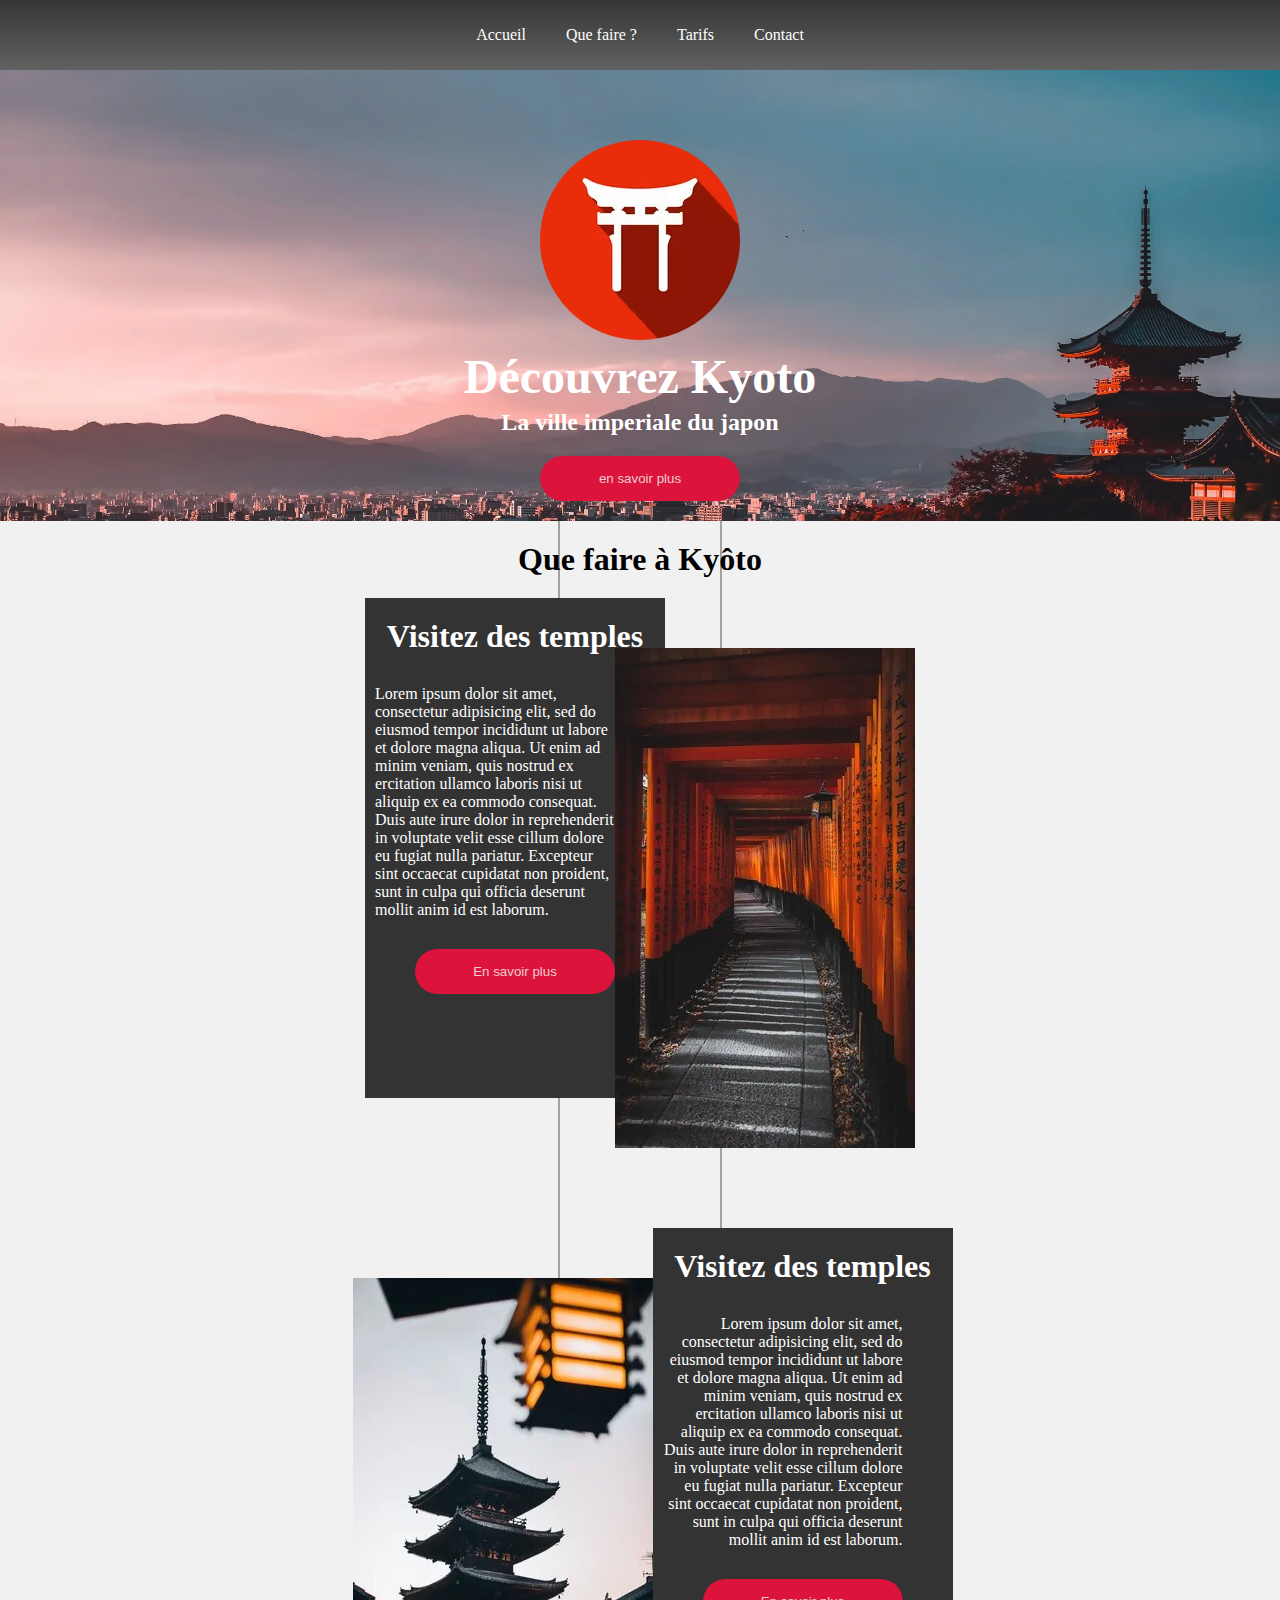
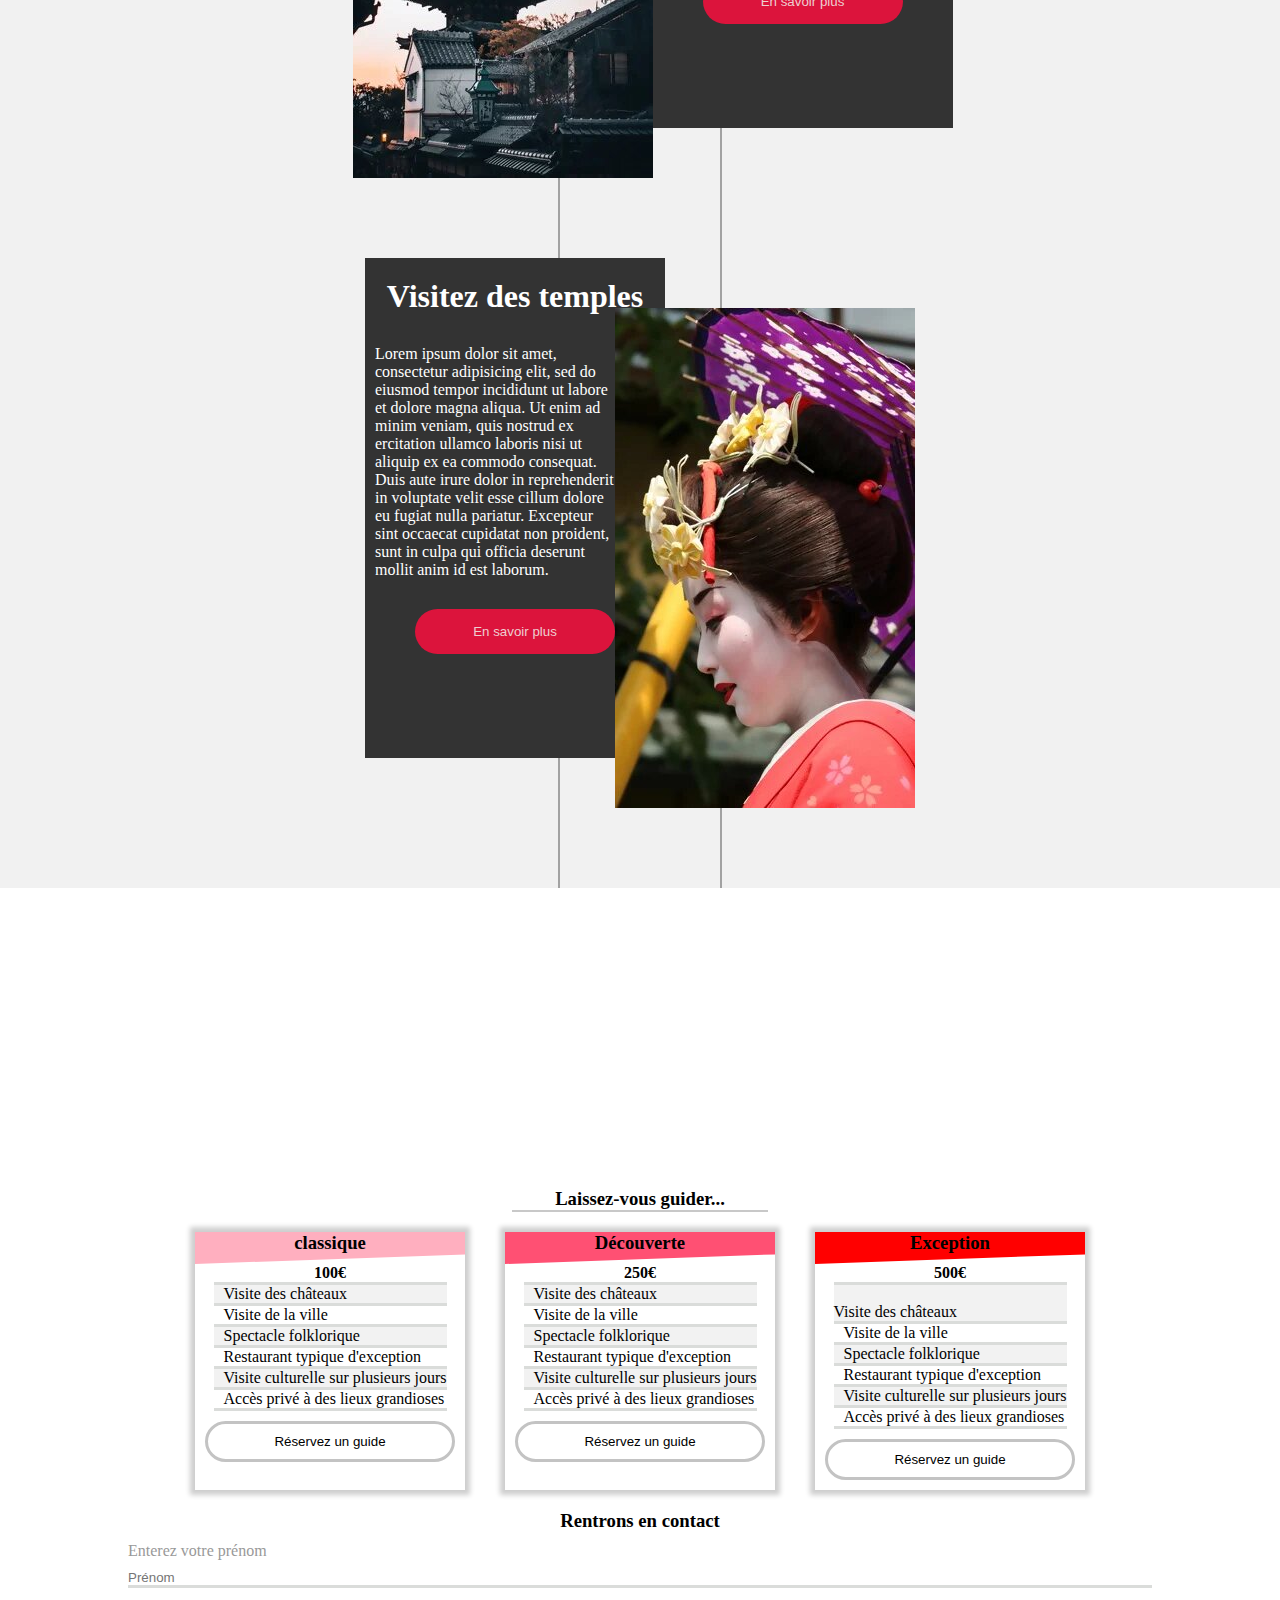
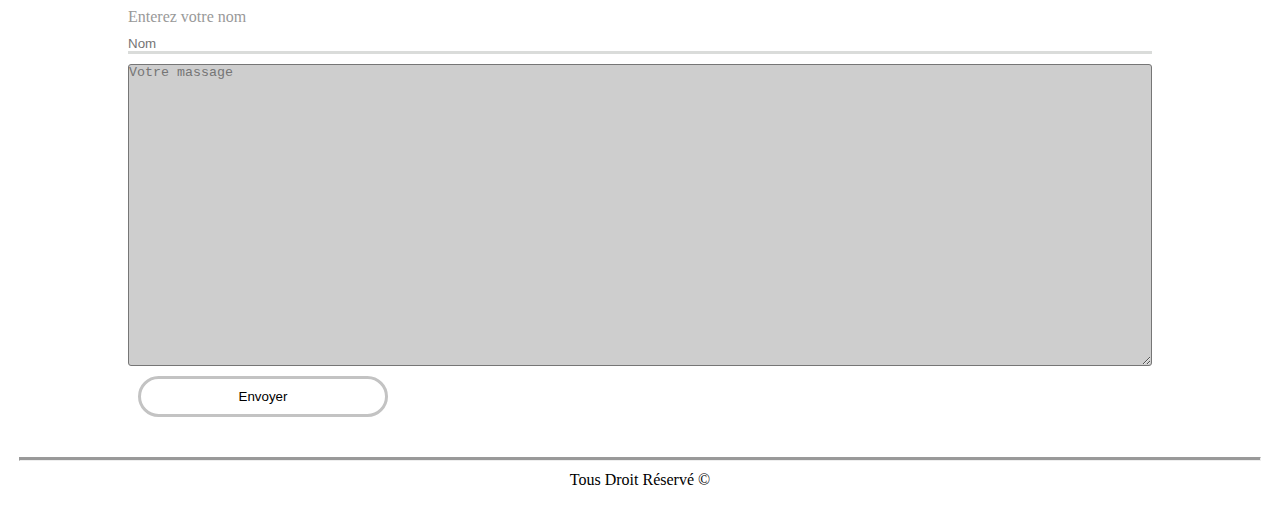
<file: projet1/index.html>
<!DOCTYPE html>
<html lang="fr">

<head>
    <meta charset="UTF-8">
    <meta http-equiv="X-UA-Compatible" content="IE=edge">
    <meta name="viewport" content="width=device-width, initial-scale=1.0">
    <title>Decouvrez Kyoto</title>
    <link rel="stylesheet" href="https://use.fontawesome.com/releases/v5.15.4/css/all.css"
        integrity="sha384-DyZ88mC6Up2uqS4h/KRgHuoeGwBcD4Ng9SiP4dIRy0EXTlnuz47vAwmeGwVChigm" crossorigin="anonymous">
    <link rel="stylesheet" href="style/index.css">
</head>

<body>
    <!-- PARTIE NAVIGATION -->
    <header>
        <div class="boutton-burger" onclick="menuberger();">
            <span>☰</span>
        </div>
        <nav id="nav" for="burger">
            <ul>
                <li><a href="#section1">Accueil</a></li>
                <li><a href="#section2">Que faire ?</a></li>
                <li><a href="#section4">Tarifs</a></li>
                <li><a href="#section5">Contact</a></li>
            </ul>
        </nav>
    </header>
    <section id="section1" class="partie1">
        <picture>
            <source type="image.avif" srcset="/ressources/avif/logo-porte-japon.avif">
            <source type="image.webp" srcset="/ressources/avif/logo-porte-japon.webp">
            <img src="ressources/jpg/logo-porte-japon.jpg" alt="logo du site">
        </picture>
        <h1>Découvrez Kyoto</h1>
        <h2>La ville imperiale du japon</h2>
        <button class="boutton-rouge">en savoir plus</button>
    </section>
    <section class="partie2" id="section2">
        <h3>Que faire à Kyôto</h3>
        <div class="contenu">
            <div class="paragraphe">
                <h4>Visitez des temples</h4>
                <p>Lorem ipsum dolor sit amet, consectetur adipisicing elit, sed do eiusmod tempor incididunt ut labore
                    et dolore magna
                    aliqua. Ut enim ad minim veniam, quis nostrud ex ercitation ullamco laboris nisi ut aliquip ex ea
                    commodo consequat.
                    Duis aute irure dolor in reprehenderit in voluptate velit esse cillum dolore eu fugiat nulla
                    pariatur. Excepteur sint
                    occaecat cupidatat non proident, sunt in culpa qui officia deserunt mollit anim id est laborum.</p>
                <button class="boutton-rouge">En savoir plus</button>
            </div>
            <picture>
                <source type="image.avif" srcset="/ressources/avif/kyoto-temple.avif">
                <source type="image.webp" srcset="/ressources/avif/kyoto-temple.webp">
                <img src="ressources/jpg/kyoto-temple.jpg" alt="temple de Kyôto">
            </picture>
        </div>
        <div class="contenu inverse">
            <div class="paragraphe">
                <h4>Visitez des temples</h4>
                <p>Lorem ipsum dolor sit amet, consectetur adipisicing elit, sed do eiusmod tempor incididunt ut labore
                    et dolore magna
                    aliqua. Ut enim ad minim veniam, quis nostrud ex ercitation ullamco laboris nisi ut aliquip ex ea
                    commodo consequat.
                    Duis aute irure dolor in reprehenderit in voluptate velit esse cillum dolore eu fugiat nulla
                    pariatur. Excepteur sint
                    occaecat cupidatat non proident, sunt in culpa qui officia deserunt mollit anim id est laborum.</p>
                <button class="boutton-rouge">En savoir plus</button>
            </div>
            <picture>
                <source type="image.avif" srcset="/ressources/avif/chateau-kyoto.avif">
                <source type="image.webp" srcset="/ressources/avif/chateau-kyoto.webp">
                <img src="ressources/jpg/chateau-kyoto.jpg" alt="temple de Kyôto">
            </picture>
        </div>
        <div class="contenu">
            <div class="paragraphe">
                <h4>Visitez des temples</h4>
                <p>Lorem ipsum dolor sit amet, consectetur adipisicing elit, sed do eiusmod tempor incididunt ut labore
                    et dolore magna
                    aliqua. Ut enim ad minim veniam, quis nostrud ex ercitation ullamco laboris nisi ut aliquip ex ea
                    commodo consequat.
                    Duis aute irure dolor in reprehenderit in voluptate velit esse cillum dolore eu fugiat nulla
                    pariatur. Excepteur sint
                    occaecat cupidatat non proident, sunt in culpa qui officia deserunt mollit anim id est laborum.</p>
                <button class="boutton-rouge">En savoir plus</button>
            </div>
            <picture>
                <source type="image.avif" srcset="/ressources/avif/geisha.avif">
                <source type="image.webp" srcset="/ressources/avif/geisha.webp">
                <img src="ressources/jpg/geisha.jpg" alt="temple de Kyôto">
            </picture>
        </div>
        <div class="decoration">
        </div>
    </section>
    <section id="section3" class="partie3">
        <h3>冒険に行く</h3>
        <h4>Partez à l'aventure</h4>
    </section>
    <section id="section4" class="partie4">
        <h3>Laissez-vous guider...
        </h3>
        <hr>
        <div class="conteneur">
            <div class="contenus">
                <h3>classique</h3>
                <h4>100€</h4>
                <ul>
                    <li class="gris"><i class="fas fa-check"></i>Visite des châteaux</li>
                    <li><i class="fas fa-check"></i>Visite de la ville</li>
                    <li class="gris"><i class="fas fa-check"></i>Spectacle folklorique</li>
                    <li><i class="fas fa-times"></i>Restaurant typique d'exception</li>
                    <li class="gris"><i class="fas fa-times"></i>Visite culturelle sur plusieurs jours</li>
                    <li><i class="fas fa-times"></i>Accès privé à des lieux grandioses</li>
                </ul>
                <button class="bouton-blanc">Réservez un guide</button>
            </div>
            <div class="contenus">
                <h3>Découverte</h3>
                <h4>250€</h4>
                <ul>
                    <li class="gris"><i class="fas fa-check"></i>Visite des châteaux</li>
                    <li><i class="fas fa-check"></i>Visite de la ville</li>
                    <li class="gris"><i class="fas fa-check"></i>Spectacle folklorique</li>
                    <li><i class="fas fa-check"></i>Restaurant typique d'exception</li>
                    <li class="gris"><i class="fas fa-times"></i>Visite culturelle sur plusieurs jours</li>
                    <li><i class="fas fa-times"></i>Accès privé à des lieux grandioses</li>
                </ul>
                <button class="bouton-blanc">Réservez un guide</button>
            </div>
            <div class="contenus">
                <h3>Exception</h3>
                <h4>500€</h4>
                <ul>
                    <li class="gris">
                        <i class="fas fa-check">
                        </i>
                        <p>Visite des châteaux</p>
                    </li>
                    <li><i class="fas fa-check"></i>Visite de la ville</li>
                    <li class="gris"><i class="fas fa-check"></i>Spectacle folklorique</li>
                    <li><i class="fas fa-check"></i>Restaurant typique d'exception</li>
                    <li class="gris"><i class="fas fa-check"></i>Visite culturelle sur plusieurs jours</li>
                    <li><i class="fas fa-check"></i>Accès privé à des lieux grandioses</li>
                </ul>
                <button class="bouton-blanc">Réservez un guide</button>
            </div>
        </div>
    </section>
    <section id="section5" class="partie5">
        <h3><strong>Rentrons</strong> en contact</h3>
        <form>
            <label for="prenom">Enterez votre prénom </label>
            <input id="prenom" type="text" placeholder="Prénom" required>
            <label for="nom">Enterez votre nom </label>
            <input id="nom" type="text" placeholder="Nom" required>
            <textarea name="pO" cols="30" rows="10" placeholder="Votre massage"></textarea>
            <input class="bouton-blanc" type="submit" value="Envoyer">
        </form>
    </section>
    <footer id="footer">
        <hr>
        <p>Tous Droit Réservé &copy;</p>
    </footer>
    <script type=" text/javascript" src="script/index.js"></script>
</body>

</html>
</file>
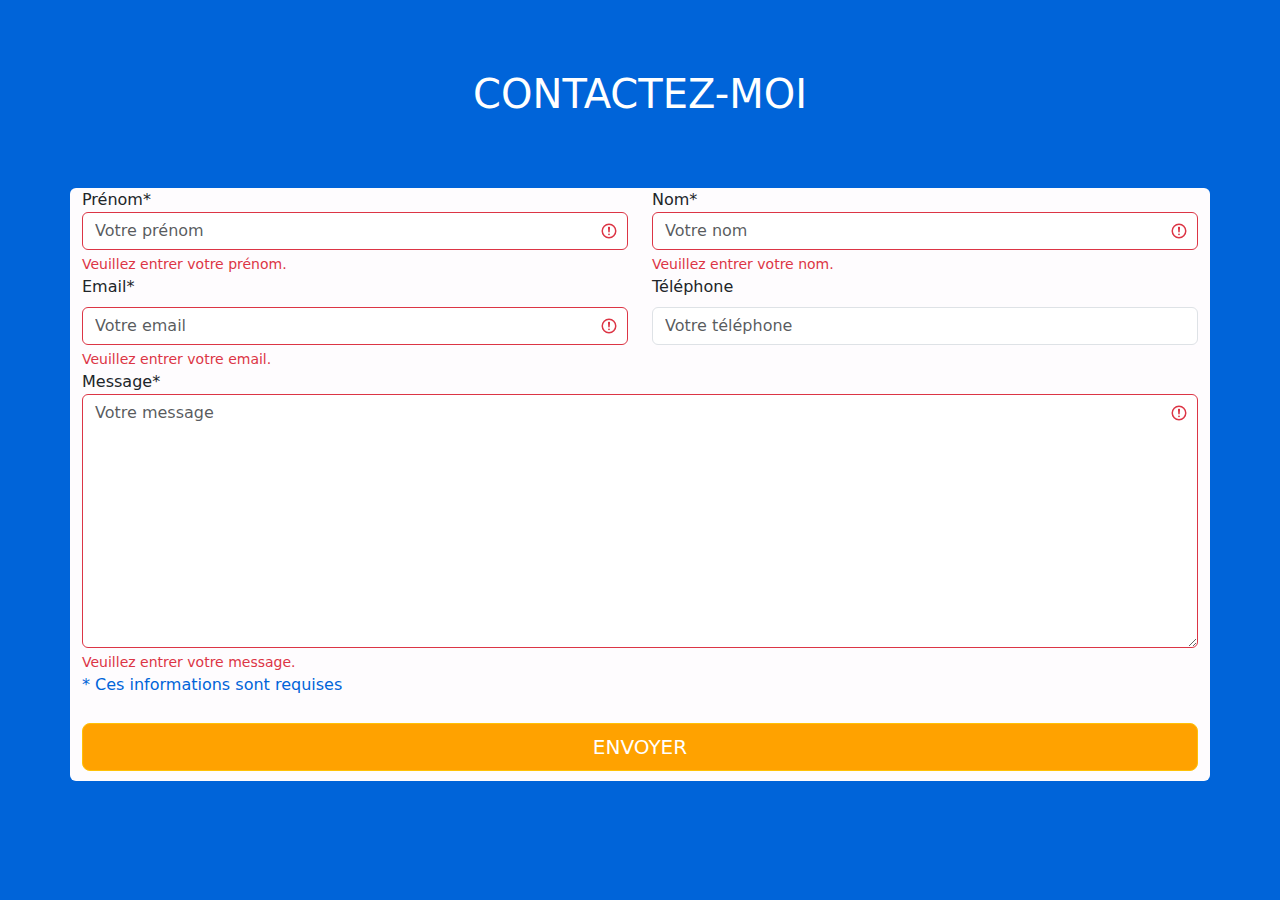
<file: projet2/index.html>
<!DOCTYPE html>
<html lang="fr">

<head>
    <meta charset="UTF-8">
    <meta http-equiv="X-UA-Compatible" content="IE=edge">
    <meta name="viewport" content="width=device-width, initial-scale=1.0">
    <link href="https://cdn.jsdelivr.net/npm/bootstrap@5.1.3/dist/css/bootstrap.min.css" rel="stylesheet">
    <link rel="stylesheet" href="style/index.css">
    <title>Bootstrap</title>
</head>

<body>
    <section class="container">
        <h1>CONTACTEZ-MOI</h1>
        <form class="row  rounded needs-validation" novalidate>
            <div class="from-group col-xs-12 col-sm-6 ">
                <label for="prenom">Prénom*</label>
                <input class="form-control input-lg is-invalid" type="text" id="prenom" placeholder="Votre prénom"
                    required>
                <div class="invalid-feedback">
                    Veuillez entrer votre prénom.
                </div>

            </div>

            <div class="from-group col-xs-12 col-sm-6 ">
                <label for="nom">Nom*</label>
                <input class="form-control input-lg is-invalid" type="text" id="nom" placeholder="Votre nom" required>
                <div class="invalid-feedback">
                    Veuillez entrer votre nom.
                </div>

            </div>
            <div class="from-group col-xs-12 col-sm-6 ">
                <label for="email" class="form-label">Email*</label>
                <input type="email" class="form-control input-lg is-invalid" id="email" placeholder="Votre email"
                    required>
                <div class="invalid-feedback">
                    Veuillez entrer votre email.
                </div>

            </div>
            <div class="from-group col-xs-12 col-sm-6 ">
                <label for="tel" class="form-label">Téléphone</label>
                <input type="tel" class="form-control input-lg " id="tel" placeholder="Votre téléphone">
            </div>


            <div class="from-group">
                <label for="message">Message*</label>
                <textarea class="form-control is-invalid" id="message" cols="30" rows="10" placeholder="Votre message"
                    required></textarea>
                <div class="invalid-feedback">
                    Veuillez entrer votre message.
                </div>


            </div>

            <div class="btn-groupe">
                <p>* Ces informations sont requises</p>
                <button type="Submit" class="btn btn-warning btn-lg btn-block envoyer">ENVOYER</button>
            </div>
        </form>

    </section>
    <script src="https://ajax.googleapis.com/ajax/libs/jquery/1.12.4/jquery.min.js"></script>
    <script src="https://cdn.jsdelivr.net/npm/jquery@3.5.1/dist/jquery.slim.min.js"
        integrity="sha384-DfXdz2htPH0lsSSs5nCTpuj/zy4C+OGpamoFVy38MVBnE+IbbVYUew+OrCXaRkfj"
        crossorigin="anonymous"></script>
    <script type=" text/javascript" src="script/index.js"></script>
    <noscript>Pour utiliser ce site, merci d'activer JavaScript.</noscript>

</body>

</html>
</file>
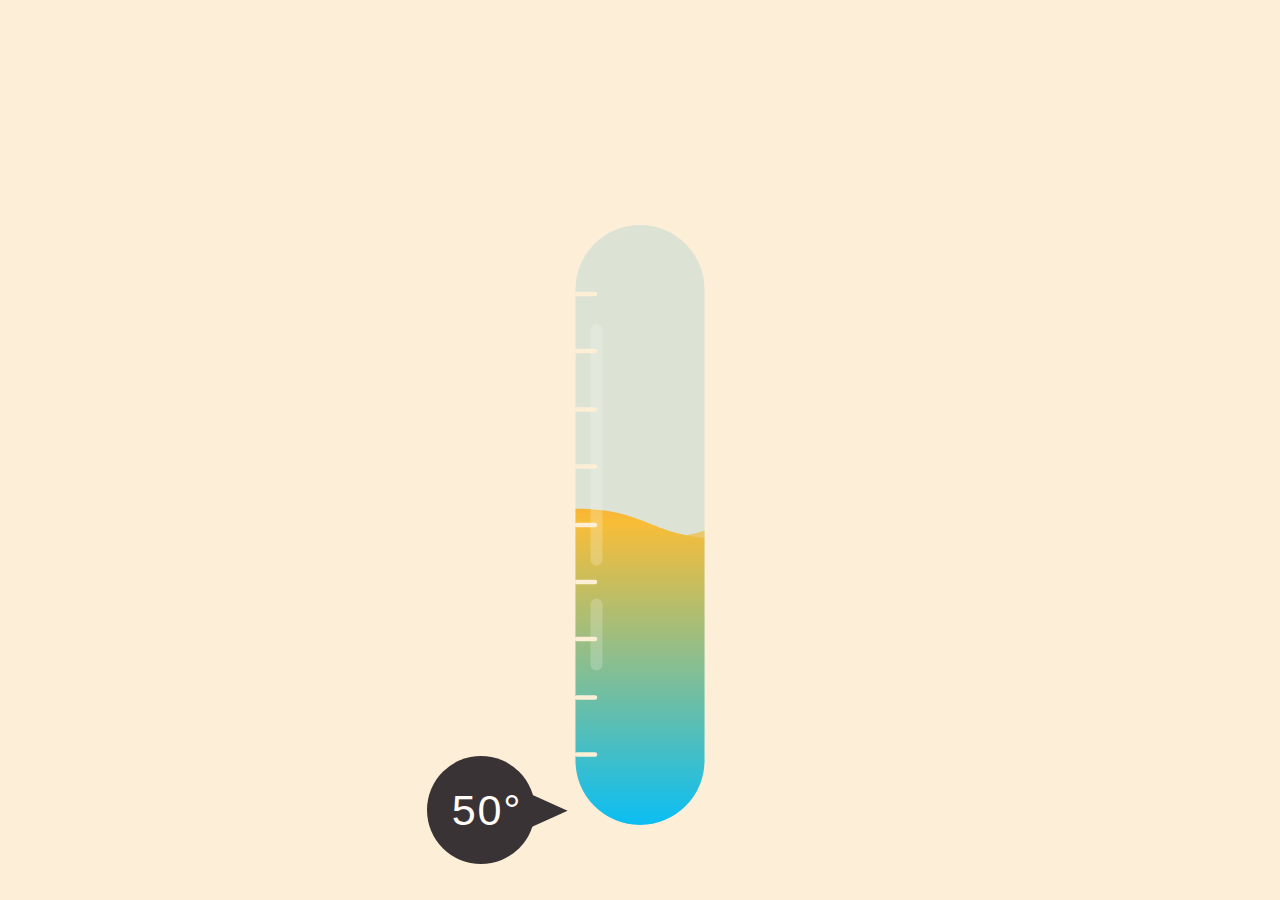
<file: thermometre/index.html>
<!DOCTYPE html>
<html lang="fr">
  <head>
    <meta charset="UTF-8" />
    <meta name="viewport" content="width=device-width, initial-scale=1.0" />
    <title>thermometre</title>
    <link rel="stylesheet" href="style/index.css" />
  </head>
  <body>
    <svg
      xmlns="http://www.w3.org/2000/svg"
      xmlns:xlink="http://www.w3.org/1999/xlink"
      viewBox="0 0 800 600"
      style="visibility: visible; touch-action: pan-x"
    >
      <defs>
        <linearGradient
          id="liquidGrad"
          x1="557"
          y1="150"
          x2="557"
          y2="546"
          gradientUnits="userSpaceOnUse"
        >
          <stop offset="0" stop-color="#FF0909"></stop>
          <stop offset="0.2" stop-color="#F3481A"></stop>
          <stop offset="0.5" stop-color="#FABA2C"></stop>
          <stop offset="1" stop-color="#00BCF2"></stop>
        </linearGradient>
        <rect
          id="tube"
          x="357"
          y="150"
          width="86"
          height="400"
          rx="43"
          ry="43"
        ></rect>
        <clipPath id="liquidMask">
          <use xlink:href="#tube" class="liquidMask"></use>
        </clipPath>
        <clipPath id="tubeMask">
          <use xlink:href="#tube" class="liquidMask"></use>
        </clipPath>
        <path
          id="liquide"
          d="M757,552v490H357V552c50,0,50,20,100,20s50-20,100-20,50,20,100,20S707,552,757,552Z"
        ></path>
        <mask id="gradMask">
          <use
            id="vague1"
            xlink:href="#liquide"
            class="liquide"
            x="0"
            fill="#FCEFD6"
            transform="matrix(1,0,0,1,-69.42857142857812,-212.8)"
          >
            <animate
              attributeName="x"
              dur="1.5s"
              repeatCount="indefinite"
              values="-240;0"
            />
          </use>
          <use
            id="vague2"
            xlink:href="#liquide"
            class="liquide"
            x="0"
            fill="#EEE"
            opacity="0.7"
            transform="matrix(1,0,0,1,-155.142857142859,-212.8)"
          >
            <animate
              attributeName="x"
              dur="1s"
              repeatCount="indefinite"
              values="40;-160"
            />
          </use>
        </mask>
      </defs>

      <g>
        <use xlink:href="#tube" id="font" fill="#C8D9D3" opacity="0.61"></use>

        <g style="cursor: move; touch-action: pan-x; user-select: none">
          <circle id="cercle" cx="294" cy="540" r="36" fill="#3A3335"></circle>
          <path
            id="pointeur"
            d="M315.5,556.76,299.24,540.5l16.26-16.26,36.26,16.26Z"
            d="M315.5,556.76,299.24,540.5l16.26-16.26,36.26,16.26Z"
            fill="#3A3335"
          ></path>
          <text id="degre" x="298" y="550">50°</text>
        </g>

        <g mask="url(#gradMask)">
          <use xlink:href="#tube" fill="url(#liquidGrad)"></use>
        </g>
        <line
          class="reflet"
          x1="371"
          y1="200"
          x2="371"
          y2="443"
          fill="none"
          stroke="#FFF"
          stroke-linecap="round"
          stroke-miterlimit="10"
          stroke-width="8"
          opacity="0.21"
          stroke-dasharray="153 30"
          stroke-dashoffset="-20"
        ></line>
        <g
          class="graduations"
          fill="none"
          stroke="#FCEFD6"
          stroke-width="3"
          stroke-linecap="round"
          opacity="1"
        >
          <line x1="358" y1="196" x2="370" y2="196"></line>
          <line x1="358" y1="234" x2="370" y2="234"></line>
          <line x1="358" y1="273" x2="370" y2="273"></line>
          <line x1="358" y1="311" x2="370" y2="311"></line>
          <line x1="358" y1="350" x2="370" y2="350"></line>
          <line x1="358" y1="388" x2="370" y2="388"></line>
          <line x1="358" y1="426" x2="370" y2="426"></line>
          <line x1="358" y1="465" x2="370" y2="465"></line>
          <line x1="358" y1="503" x2="370" y2="503"></line>
        </g>
      </g>
    </svg>

    <script type=" text/javascript" src="script/index.js"></script>
  </body>
</html>
</file>
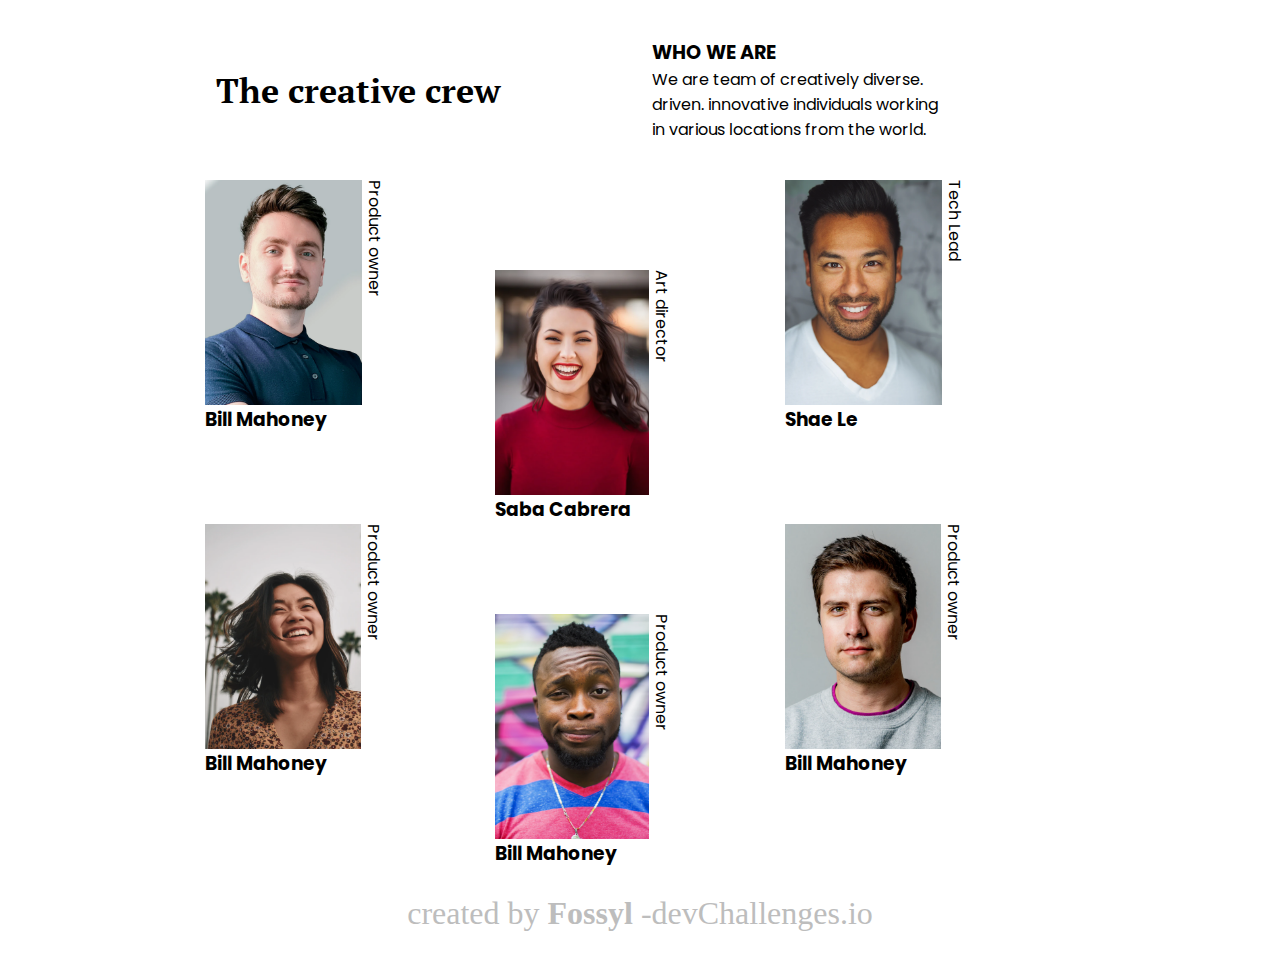
<file: challenge/My team page/index.html>
<!DOCTYPE html>
<html lang="en">

<head>
    <meta charset="UTF-8">
    <meta http-equiv="X-UA-Compatible" content="IE=edge">
    <meta name="viewport" content="width=device-width, initial-scale=1.0">
    <link rel="stylesheet" href="style/index.css">
    <link rel="shortcut icon" href="asset/devchallenges.png">
    <title>Team</title>
</head>

<body>
    <header>
        <h1>The creative crew</h1>
        <div>
            <h2>Who we are</h2>
            <p>We are team of creatively diverse. driven. innovative individuals working in various locations from the
                world.</p>
        </div>
    </header>
    <section>
        <ol>
            <li>
                <div>
                    <p>Product owner</p>
                    <img src="asset/photo1.png" alt="photo de profil de l'individu 1">
                </div>
                <h3>Bill Mahoney</h3>
            </li>
            <li>
                <div>
                    <p>Art director</p>
                    <img src="asset/photo2.png" alt="photo de profil de l'individu 2">
                </div>
                <h3>Saba Cabrera</h3>
            </li>
            <li>
                <div>
                    <p>Tech Lead</p>
                    <img src="asset/photo3.png" alt="photo de profil de l'individu 3">
                </div>
                <h3>Shae Le</h3>
            </li>
            <li>
                <div>
                    <p>Product owner</p>
                    <img src="asset/photo4.png" alt="photo de profil de l'individu 4">
                </div>
                <h3>Bill Mahoney</h3>
            </li>
            <li>
                <div>
                    <p>Product owner</p>
                    <img src="asset/photo5.png" alt="photo de profil de l'individu 5">
                </div>
                <h3>Bill Mahoney</h3>
            </li>
            <li>
                <div>
                    <p>Product owner</p>
                    <img src="asset/photo6.png" alt="photo de profil de l'individu 6">
                </div>
                <h3>Bill Mahoney</h3>
            </li>

        </ol>
    </section>
    <footer>
        <p>created by <strong>Fossyl</strong> -devChallenges.io</p>
    </footer>
</body>

</html>
</file>
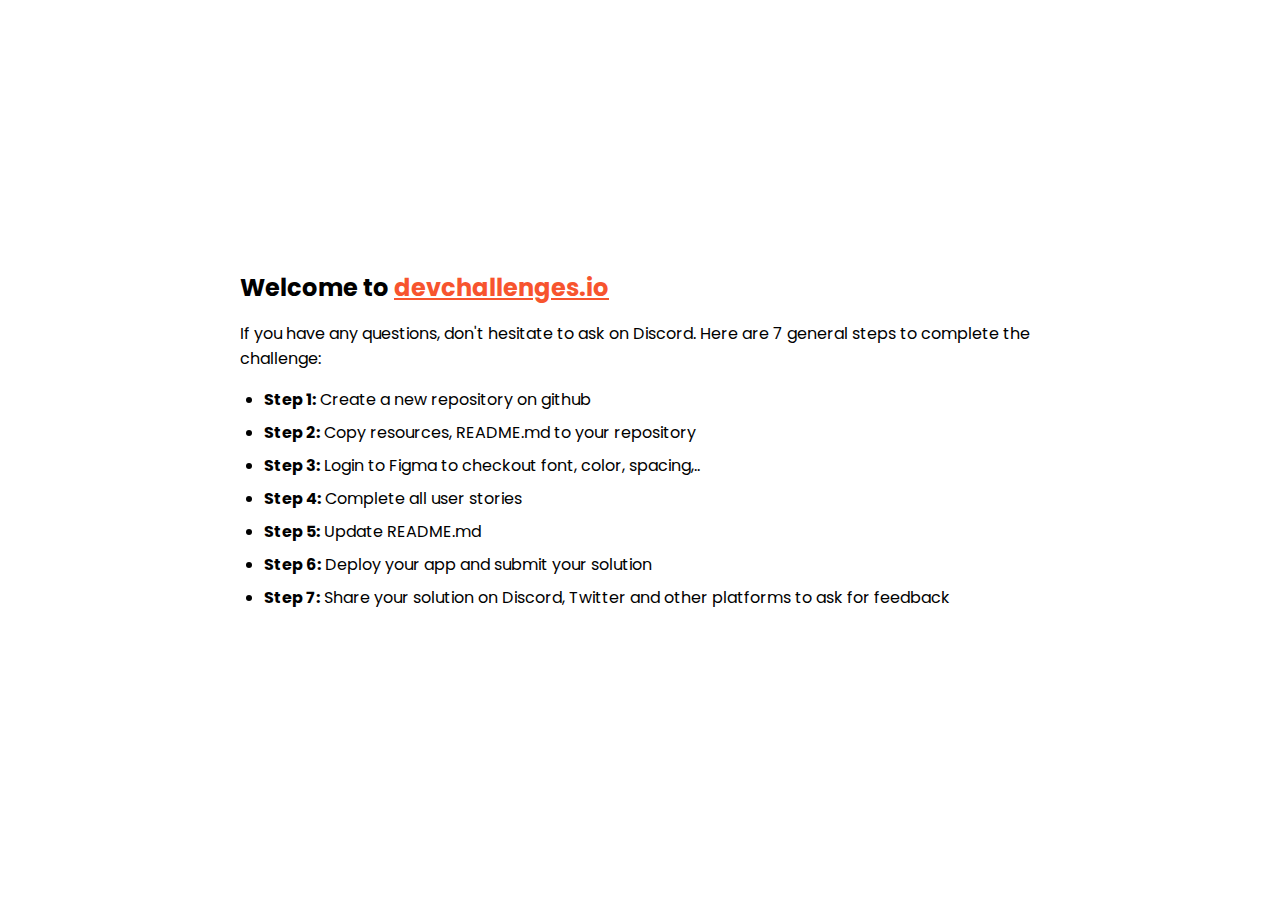
<file: challenge/My team page/asset/index.html>
<!DOCTYPE html>
<html lang="en">
  <head>
    <meta charset="utf-8" />
    <meta
      name="viewport"
      content="width=device-width, initial-scale=1,
  maximum-scale=5"
    />

    <link rel="icon" href="devchallenges.png" />

    <link
      rel="shortcut icon"
      type="image/x-icon"
      href="https://devchallenges.io/"
    />

    <link
      href="https://fonts.googleapis.com/css2?family=Poppins:wght@400;500&display=swap"
      rel="stylesheet"
    />

    <title>Devchallenges</title>

    <style>
      body {
        font-family: "Poppins", sans-serif;
      }

      ul {
        padding-left: 24px;
      }

      li {
        margin-bottom: 8px;
      }

      .welcome {
        max-width: 800px;
        margin: 0 auto;
      }

      .welcome-text {
        margin-top: 30vh;
        font-weight: 500;
      }

      .welcome-text p {
        font-size: 1rem;
        font-weight: 400;
      }

      .welcome-text h1 {
        font-size: 1.5rem;
      }

      .welcome-text a {
        color: #f7542e;
      }
    </style>
  </head>
  <body>
    <div class="welcome">
      <div class="welcome-text">
        <h1>
          Welcome to
          <a href="https://devchallenges.io/" target="_blank"
            >devchallenges.io</a
          >
        </h1>

        <p>
          If you have any questions, don't hesitate to ask on Discord. Here are
          7 general steps to complete the challenge:
        </p>
      </div>

      <ul>
        <li><b>Step 1:</b> Create a new repository on github</li>
        <li><b>Step 2:</b> Copy resources, README.md to your repository</li>
        <li>
          <b>Step 3:</b> Login to Figma to checkout font, color, spacing,..
        </li>
        <li><b>Step 4:</b> Complete all user stories</li>
        <li><b>Step 5:</b> Update README.md</li>
        <li><b>Step 6:</b> Deploy your app and submit your solution</li>
        <li>
          <b>Step 7:</b> Share your solution on Discord, Twitter and other
          platforms to ask for feedback
        </li>
      </ul>
    </div>
  </body>
</html>
</file>
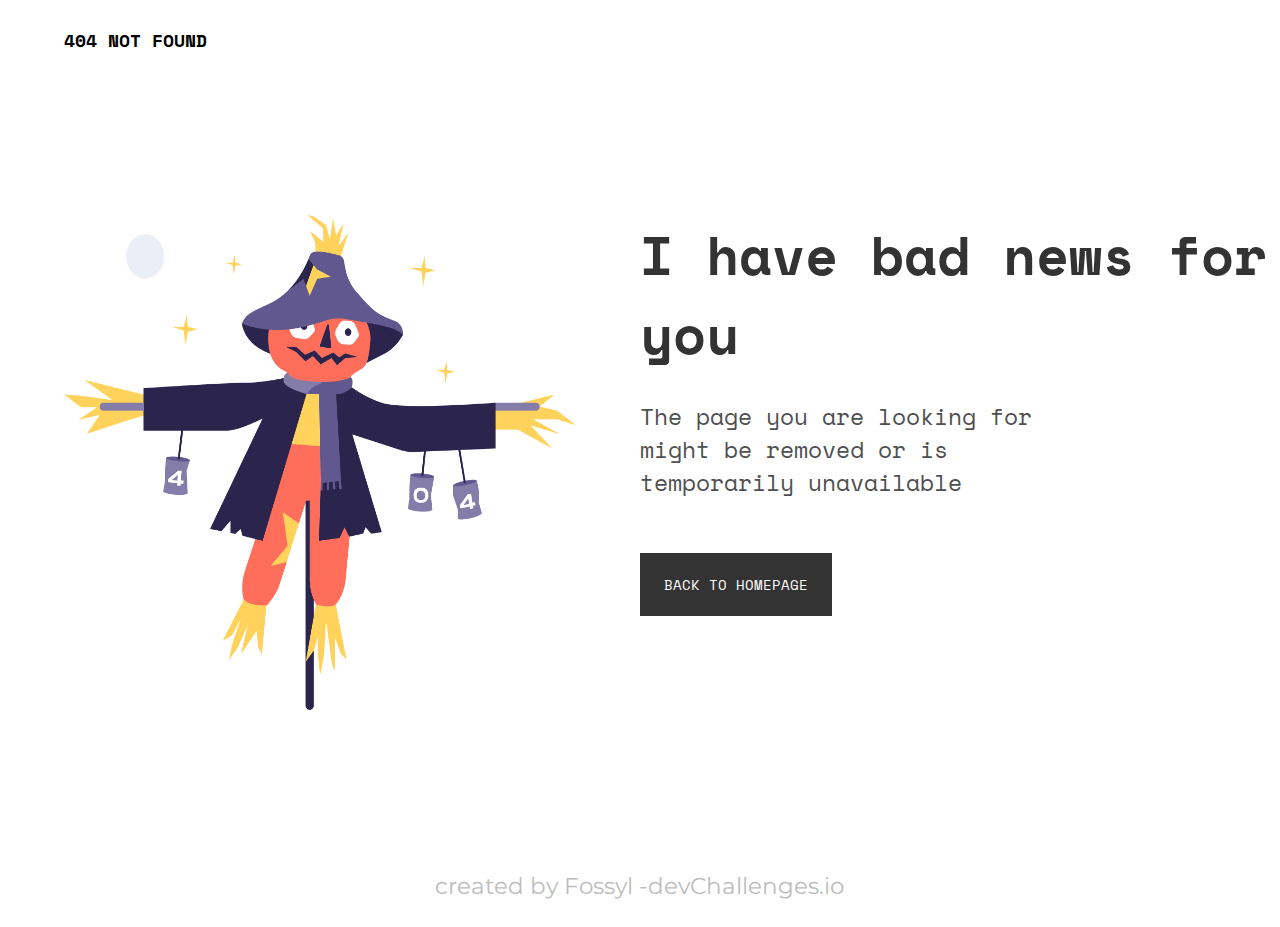
<file: challenge/Responsive Web Developer/404 Not Found/index.html>
<!DOCTYPE html>
<html lang="en">

<head>
    <meta charset="UTF-8">
    <meta http-equiv="X-UA-Compatible" content="IE=edge">
    <meta name="viewport" content="width=device-width, initial-scale=1.0">
    <link rel="stylesheet" href="style/index.css">
    <link rel="shortcut icon" href="asset/devchallenges.png">
    <title>404 PAGE NOT FOUND</title>
</head>

<body>
    <header>
        <h1>404 NOT FOUND</h1>
    </header>
    <section>
        <img src="asset/Scarecrow.png" alt="épouvantail">
        <div>
            <h2>I have bad news for you</h2>
            <p>The page you are looking for might be removed or is temporarily unavailable</p>
            <button>BACK TO HOMEPAGE</button>
        </div>

    </section>
    <footer>
        <p>created by Fossyl -devChallenges.io</p>
    </footer>
</body>

</html>
</file>
<file: projet1/style/index.css>
/* ÔTER LES PAS/MARGES PAR DEFAUT DE TOUS LES ELEMENTS */
:root {
  --font-body: "heebo", sans-serif;
  /* --font-size-xl: clamp(3.5rem, 12vw+1rem, 12rem); */
  --font-size-xl: 3rem;
  --font-size-M: 2rem;
  --font-size: 1rem;
  --nav-bar: 4rem;
}
* {
  margin: 0;
  padding: 0;
  text-decoration: none;
  list-style: none;
}
/* PARTIE NAVIGATION */
html,
body {
  scroll-padding: --nav-bar;
  scroll-behavior: smooth;
  overflow-x: hidden;
}
nav {
  display: flex;
  justify-content: center;
  width: 100%;
  height: 70px;
  background: linear-gradient(#363636, #616161);
  position: fixed;
  transition: transform 2s;
  z-index: 3;
}
nav ul {
  display: flex;
  flex-direction: row;
  align-items: center;
  justify-content: center;
}
nav ul li {
  margin: 0 20px;
}

.boutton-burger {
  position: absolute;
  right: 5px;
  top: 12px;
  font-size: var(--font-size-M);
  display: none;
}

/* SECTION 1 */
.partie1 {
  display: flex;
  flex-direction: column;
  align-items: center;
  background-image: url("../ressources/jpg/accueil-pic-lum-down.jpg");
  background-image: image-set(
    url("../ressources/avif/accueil-pic-lum-down.avif") type("image/avif"),
    url("../ressources/webp/accueil-pic-lum-down.webp") type("image/webp")
  );
  background-color: rgb(51, 51, 51);
  background-repeat: no-repeat;
  background-position: center center;
  background-attachment: fixed;
  background-size: cover;
}

h1 {
  margin: 5px;
  font-size: var(--font-size-xl);
  text-align: center;
}
h1,
h2,
nav ul li a,
.paragraphe,
.partie3 {
  color: white;
}
img {
  background-color: rgb(51, 51, 51);
}
.boutton-rouge {
  width: 200px;
  height: 45px;
  margin: 20px;
  border: none;
  padding: 11px;
  border-radius: 30px;
  background-color: rgb(220, 20, 60);
  color: rgb(238, 206, 208);
}
.partie1 img {
  margin-top: 70%;
  border-radius: 100%;
}
/* SECTION 2 */
.decoration {
  /* width: clamp(160px, 1rem, 250px); */
  width: 160px;
  height: 100%;
  position: absolute;
  z-index: 0;
  border-left: solid 2px #a2a2a2;
  border-right: solid 2px #a2a2a2;
}
.partie2 {
  position: relative;
  height: 100%;
  display: flex;
  flex-direction: column;
  align-items: center;
  background: #f1f1f1;
}
.partie2 h3 {
  font-size: var(--font-size-M);
  margin: 20px 20px;
  z-index: 1;
}
.contenu {
  margin-bottom: 30px;
  display: flex;
  flex-direction: row;
  z-index: 2;
}
.inverse {
  flex-direction: row-reverse;
}
.paragraphe {
  align-items: center;
  position: relative;
  width: 300px;
  height: 500px;
  display: flex;
  flex-direction: column;
  background-color: #333333;
  left: 25px;
}
.contenu picture {
  position: relative;
  z-index: 2;
  display: flex;
  flex-direction: row;
  right: 25px;
  margin: 50px 0px;
}
.inverse > .paragraphe {
  left: 0;
  right: 25px;
}
.inverse > picture {
  margin-right: 25px;
  left: 25px;
  right: 0;
}
.paragraphe > h4 {
  margin: 20px;
  text-align: center;
  font-size: var(--font-size-M);
}
.paragraphe > p {
  margin-top: 10px;
  margin-bottom: 10px;
  margin-left: 10px;
  margin-right: 50px;
}
.inverse > .paragraphe p {
  text-align: end;
}
.paragraphe > .boutton-rouge {
}
.inverse > .paragraphe > .boutton-rouge {
}
/* SECTION 3 */
.partie3 {
  display: flex;
  flex-direction: column;
  align-items: center;
  justify-content: center;
  background: url("../ressources/jpg/parallax-large.jpg");
  background-image: image-set(
    url("../ressources/avif/parallax-large.avif") type("image/avif"),
    url("../ressources/webp/parallax-large.webp") type("image/webp")
  );
  background-position: center;
  background-size: cover;
  background-attachment: fixed;
  width: 100%;
  height: 300px;
}
.partie3:hover {
  filter: blur(4px);
}
.partie3 h3 {
  font-size: var(--font-size-M);
}
.partie3 h4 {
  font-size: var(--font-size);
}
/* SECTION 4 */
.partie4 {
  display: flex;
  flex-direction: column;
  align-items: center;
}
.partie4 hr {
  width: 20%;
  height: 2px;
  border: none;
  background-color: #c8c8c8;
}
.conteneur {
  display: flex;
  justify-content: center;
}
.contenus {
  margin: 20px;
  display: flex;
  flex-direction: column;
  align-items: center;
  box-shadow: 0 0 5px 5px #cecece;
}
.conteneur h3 {
  width: 100%;
  height: 2rem;
  text-align: center;
  clip-path: polygon(0 0, 100% 0%, 100% 70%, 0 100%);
  background: #ff5073;
}
.conteneur div:first-child > h3 {
  background: #ffafbf;
}
.conteneur div:last-child > h3 {
  background: #ff0000;
}
.gris {
  background: #f2f2f2;
  border-bottom: solid #dadcda;
  border-top: solid #dadcda;
}
.conteneur div ul li:last-child {
  border-bottom: solid #dadcda;
}

.bouton-blanc {
  background-color: white;
  border-radius: 30px;
  padding: 10px;
  border: solid #c3c3c3;
  margin: 10px;
}
.fa-check {
  color: #15bc0b;
  margin: 5px;
}
.fa-times {
  color: #6b2416;
  margin: 5px;
}
/* SECTION 5 */
.partie5 {
  display: flex;
  flex-direction: column;
  align-items: center;
}
form {
  margin-right: 20%;
  margin-left: 20%;
  width: 80%;
  display: flex;
  flex-direction: column;
}
label {
  margin-top: 10px;
  margin-bottom: 10px;
  color: #999999;
}
form > input {
  border: none;
  border-bottom: solid 3px #dadcda;
  margin-bottom: 10px;
  width: 100%;
}

textarea {
  border-radius: 3px;
  background: #cecece;
  height: 300px;
}
/* footer  */
footer {
  padding: 20px;
  display: flex;
  flex-direction: column;
  align-items: center;
  justify-content: center;
  padding: 20px;
}
footer hr {
  width: 100%;
  height: 2px;
  background-color: #999999;
  margin-top: 10px;
  margin-bottom: 10px;
}
.bouton-blanc:last-child {
  width: 250px;
}

@media (max-width: 991px) {
  /* navigation */
  .boutton-burger {
    position: fixed;
    display: flex;
    align-items: center;
    justify-content: center;
    background: linear-gradient(#363636, #616161);
    width: 50px;
    height: 50px;
    border-radius: 50%;
    box-shadow: 0 0 5px 2px #999999;
    z-index: 10000;
  }
  nav {
    position: fixed;
    right: 100%;
    width: 50%;
    height: 100vh;
    transition: transform 2s;
  }
  nav ul {
    flex-direction: column;
    align-items: center;
    justify-content: center;
  }
  nav ul li {
    padding: 20px;
    margin: 20px;
  }
  nav.show {
    transform: translateX(100%);
    transition: transform 2s;
  }
}
@media (max-width: 550px) {
  .contenu {
    display: flex;
    flex-direction: column;
    z-index: 2;
  }

  .contenu picture,
  .paragraphe {
    position: static;
    margin-top: 50px;
  }
  .contenu picture,
  .paragraphe {
    margin: 0;
    padding: 0;
  }
  .inverse .paragraphe > p {
    text-align: start;
  }
  .conteneur {
    flex-direction: column;
  }
  .bouton-blanc:last-child {
    width: auto;
  }
}
</file>
<file: projet2/style/index.css>
html,
body {
  overflow-x: hidden;
}
h1,
button {
  text-align: center;
  color: white;
  margin: 70px;
}
body {
  background: #0064d9;
}
p {
  text-align: start;
  color: #0064d9;
}
form {
  background: #fefcfe;
}
button {
  width: 100%;
  margin: 10px 0;
  font-size: 19px;
  background-color: #ffa200 !important;
  color: white !important;
}
.btn-group {
  width: 100%;
  display: flex;
}
</file>
<file: thermometre/style/index.css>
/* ÔTER LES PAS/MARGES PAR DEFAUT DE TOUS LES ELEMENTS */
:root {
  --font-body: "heebo", sans-serif;
  /* --font-size-xl: clamp(3.5rem, 12vw+1rem, 12rem); */
  --font-size-xl: 3rem;
  --font-size-M: 2rem;
  --font-size: 1rem;
  --fond: #fdefd7;
  /* --fond: yellow; */
}
* {
  margin: 0;
  padding: 0;
  text-decoration: none;
  list-style: none;
  outline: none;
  box-shadow: none;
}
*::selection {
  color: none;
  background: none;
}
body {
  background-color: var(--fond);
  display: flex;
  align-items: center;
  justify-content: center;
}
svg {
  height: 100vh;
}
text {
  pointer-events: none;
  fill: #fffcf9;
  font-size: 1.8em;
  font-family: "din-condensed-web", sans-serif;
  text-anchor: middle;
  letter-spacing: 1.2px;
}
</file>
<file: challenge/My team page/style/index.css>
/************************************************************************************************/
/*                                           IMPORT POLICE                                      */
/************************************************************************************************/
@import url("https://fonts.googleapis.com/css2?family=PT+Serif&family=Space+Mono&display=swap");
@import url("https://fonts.googleapis.com/css2?family=PT+Serif&family=Poppins&family=Space+Mono&display=swap");
* {
  padding: 0;
  margin: 0;
}

body {
  font-family: Poppins;
  width: 68%;
  margin-left: auto;
  margin-right: auto;
}
header {
  align-items: center;
  height: 20vh;
  display: flex;
}
h1 {
  width: 50vw;
  padding-left: 0.9vw;
  font-family: PT Serif;
  font-size: 2.1em;
}
header div {
  width: 50vw;
  padding-left: 1vw;
}
h2 {
  font-size: 1.2em;
  text-transform: uppercase;
}
header div p {
  font-size: 1em;
  width: 70%;
}
ol {
  display: grid;
  list-style: none;
  grid-template-columns: repeat(3, 1fr);
}

li:nth-child(0n + 2),
li:nth-child(0n + 5) {
  margin-top: 10vh;
}
li div {
  writing-mode: vertical-rl;
  text-orientation: mixed;
}
li div img {
  /* width: 21vw; */
  height: 25vh;
}
footer {
  height: 10vh;
  display: flex;
  justify-content: center;
  align-items: center;
  text-align: center;
}

footer p {
  font-size: 2em;
  font-family: Montserrat;
  color: #bdbdbd;
}
@media (max-width: 1200px) {
  * {
    margin: 0;
    padding: 0;
    width: auto;
    height: auto;
  }
  ol {
    gap: 0 10vw;
    grid-template-columns: repeat(2, 1fr);
  }
  /* header {
    background-color: crimson;
    padding: 0;
    margin: 0;

    height: auto;
    width: auto;
  }
  section {
    display: flex;
    justify-content: center;
  }
  ol {
    margin-top: vh;
    gap: 0 10vw;
    grid-template-columns: repeat(2, 1fr);
  }
  li {
    margin: 0;
    padding: 0;

    height: auto;
    width: auto;
  }
  body {
    width: 100%;
  }
  li:nth-child(2n) {
    padding-top: 10vh;
  }
  header div p {
    width: 100%;
  }
  ol {
    height: auto;
    width: auto;
  }
  li div img {
    height: auto;
    width: auto;
    max-width: 250px;

    object-fit: cover;
  } */
}
</file>
<file: challenge/Responsive Web Developer/404 Not Found/style/index.css>
@import url("https://fonts.googleapis.com/css2?family=Space+Mono&display=swap");
@import url("https://fonts.googleapis.com/css2?family=Inconsolata&family=Montserrat:wght@200&display=swap");
* {
  padding: 0;
  margin: 0;
  font-family: "Space Mono", monospace;
}
header {
  margin: 3vh 5vw;
  font-size: 1vmin;
  font-family: "Inconsolata", monospace;
}
section {
  width: 100vw;
  height: 85vh;
  color: #333333;
}
section {
  display: flex;
}
img {
  padding: 15vh 5vw;
  width: 40vw;
}
section div {
  padding: 15vh 0vw;
  width: 50vw;
}
h2 {
  font-size: 6vmin;
}
p {
  font-size: 2.5vmin;
  color: #4f4f4f;
  margin-top: 3vh;
  width: 63%;
}
button {
  margin-top: 6vh;
  font-size: 1.5vmin;
  height: 7vh;
  width: 15vw;
  color: white;
  background-color: #333333;
  border: none;
}

footer {
  display: flex;
  justify-content: center;
  text-align: center;
}
footer p {
  font-family: Montserrat;
  color: #bdbdbd;
}

body {
  overflow: hidden;
  height: 100vh;
  width: 100vw;
}

@media (max-width: 550px) {
  header {
    margin: 2vh 5vw;
    font-size: 3vmin;
    font-family: "Inconsolata", monospace;
  }
  section {
    align-items: center;
    padding: 0;
    flex-direction: column;
  }
  img {
    padding: 0;
    padding-top: 5.5vh;
    width: 75vw;
  }
  section div {
    padding: 0;
    padding: 5vh 6vw;
    width: auto;
  }
  h2 {
    font-size: 11.9vmin;
  }
  p {
    font-size: 5vmin;
    margin-top: 5vh;
    width: 100%;
  }
  button {
    font-size: 4vmin;
    height: 7vh;
    width: 58vw;
  }
  section {
    height: 83vh;
  }
}
</file>
